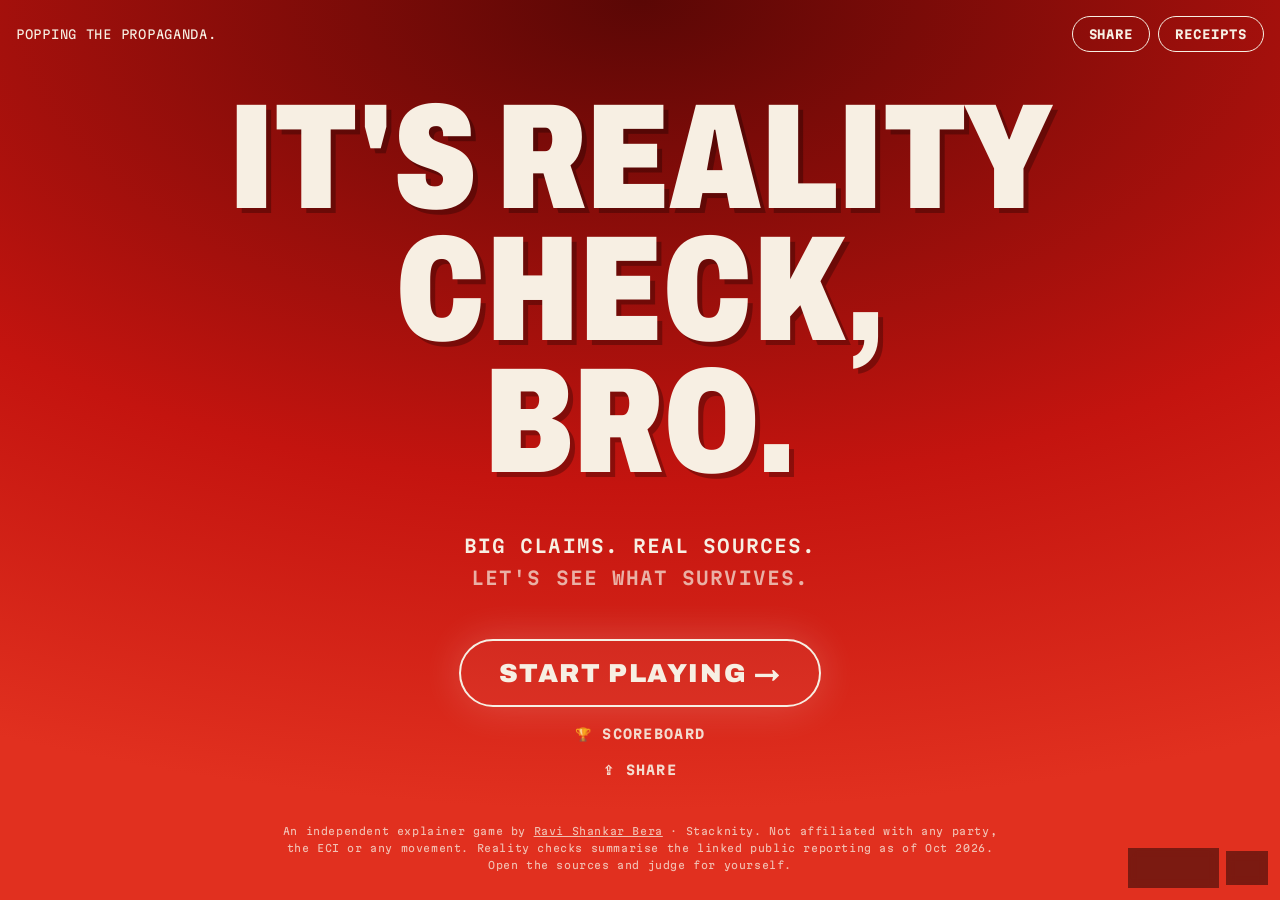
<file: index.html>
<!doctype html>
<html lang="en"><head><meta charset="utf-8">
<meta name="viewport" content="width=device-width,initial-scale=1">
<title>It's Reality Check, Bro. - a political reality-check game</title>
<meta name="description" content="It's Reality Check, Bro. A political reality-check game with 36 claims and source-backed checks. By Ravi Shankar Bera, Stacknity.">
<link rel="preconnect" href="https://fonts.googleapis.com"><link rel="preconnect" href="https://fonts.gstatic.com" crossorigin>
<link href="https://fonts.googleapis.com/css2?family=Archivo:wdth,wght@62..125,400..900&family=Martian+Mono:wght@400;600;800&family=Noto+Sans+Devanagari:wght@400;600;800&display=swap" rel="stylesheet">
<link rel="stylesheet" href="style.css"></head>
<body>
<section class="screen" id="landing">
  <header class="top"><span class="mono small">POPPING THE PROPAGANDA.</span><nav><button class="pill" data-act="share">Share</button><button class="pill" data-act="receipts">Receipts</button></nav></header>
  <div class="hero">
    <h1>IT'S REALITY CHECK,<br>BRO.</h1>
    <p class="mono sub">BIG CLAIMS. REAL SOURCES.<br><span>LET'S SEE WHAT SURVIVES.</span></p>
    <button class="btn-big" data-act="levels">START PLAYING <i>→</i></button>
    <button class="link" data-act="board">🏆 SCOREBOARD</button>
    <button class="link" data-act="share">⇪ SHARE</button>
  </div>
  <footer class="foot mono">An independent explainer game by <a href="https://ravishankarbera.github.io/RSBs-Profile/" target="_blank" rel="noopener">Ravi Shankar Bera</a> · Stacknity. Not affiliated with any party, the ECI or any movement. Reality checks summarise the linked public reporting as of Oct 2026. Open the sources and judge for yourself.</footer>
</section>

<section class="screen" id="levels" hidden>
  <header class="top"><button class="pill" data-act="home">← Home</button><nav><button class="pill" data-act="board">Scoreboard</button><button class="pill" data-act="receipts">Receipts</button></nav></header>
  <div class="wrap"><h2>Choose your level of delulu</h2>
  <p class="mono small dim">Clear a level to unlock the next one.</p>
  <label class="dev mono small"><input type="checkbox" id="dev"> Dev mode: unlock every level</label>
  <div id="levelList" class="levels"></div></div>
</section>

<section class="screen" id="intro" hidden>
  <header class="top"><button class="pill" data-act="levels">← Level select</button></header>
  <div class="wrap center"><p class="mono kicker" id="introKick"></p><h2 id="introTitle"></h2><p class="lead" id="introLead"></p>
  <ol class="steps" id="introSteps"></ol><button class="btn-big" id="introGo">GO →</button></div>
</section>

<section class="screen" id="game" hidden>
  <div class="hud"><button class="pill" data-act="levels">✕</button>
    <div><b id="hLvl"></b> <span id="hName"></span></div>
    <div class="mono">Score <b id="hScore">000000</b></div><div class="mono">Combo <b id="hCombo">x1</b></div><div class="mono"><span id="hClaims">0/0</span></div>
    <div class="meterwrap"><span class="mono small">Afwah meter</span><div class="meter"><i id="hMeter"></i></div></div></div>
  <div id="arena" class="arena"></div>
  <div id="fx"></div>
</section>

<section class="screen" id="done" hidden><div class="wrap center"><p class="mono kicker" id="doneKick"></p><h2 id="doneTitle"></h2><div id="doneStats" class="stats"></div>
  <div class="row"><button class="btn-big" id="doneNext">NEXT LEVEL →</button><button class="pill big" data-act="retry">Replay</button><button class="pill big" data-act="levels">Levels</button></div></div></section>

<section class="screen" id="final" hidden><div class="wrap center"><p class="mono kicker">ALL 4 LEVELS CLEARED</p><h2>It's Reality Check, Bro. Done.</h2>
 <p class="lead">Claims popped. Myths darted. Shields broken. Rumours contained.</p><div id="finalStats" class="stats"></div>
 <input id="nick" class="nick" maxlength="16" placeholder="Your nickname"><div class="row"><button class="btn-big" id="saveScore">POST SCORE</button><button class="pill big" data-act="receipts">Read the receipts</button><button class="pill big" data-act="share">Share</button></div></div></section>

<section class="screen" id="receipts" hidden>
  <header class="top"><button class="pill" data-act="home">← Home</button><button class="pill" data-act="levels">Play</button></header>
  <div class="wrap"><h2>The receipts</h2><p class="mono small dim">All 36 claims, each with a reality check and sources. Tap any card to open it.</p>
  <div class="tabs" id="rTabs"></div><div id="rList" class="rlist"></div>
  <p class="mono small dim note">Each check summarises the linked pages. Where the reporting is mixed, the card says so. If you spot an error, open an issue on the repo.</p></div>
</section>

<div class="ov" id="ovReality" hidden><div class="card" id="realityCard"></div></div>
<div class="ov" id="ovBoard" hidden><div class="card"><button class="x" data-act="closeBoard">✕</button><h3>Scoreboard</h3>
  <div class="tabs" id="bTabs"><button data-t="all" class="on">All time</button><button data-t="today">Today</button></div>
  <p class="mono small dim" id="bCap">Best runs saved on this device.</p><ol id="bList" class="board"></ol></div></div>
<div id="toast" class="toast"></div>
<script src="data.js"></script><script src="hi_data.js"></script><script src="extras.js"></script><script src="app.js"></script>
</body></html>
</file>
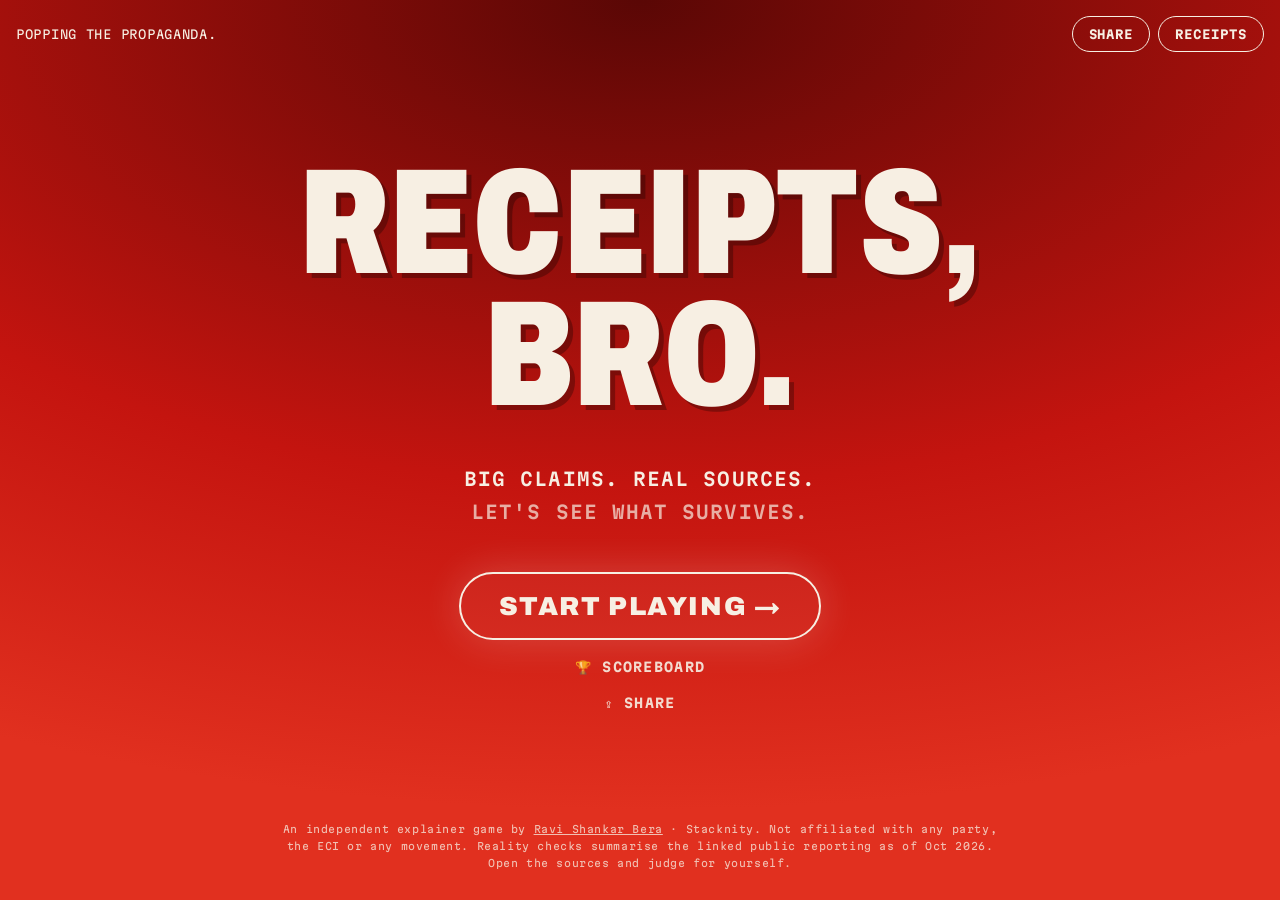
<file: 1-index.html>
<!doctype html>
<html lang="en"><head><meta charset="utf-8">
<meta name="viewport" content="width=device-width,initial-scale=1">
<title>Receipts, Bro. - a political reality-check game</title>
<meta name="description" content="Pop claims, dart myths, break shields and stop rumours. 36 political claims, each with a source-backed reality check. By Ravi Shankar Bera, Stacknity.">
<link rel="preconnect" href="https://fonts.googleapis.com"><link rel="preconnect" href="https://fonts.gstatic.com" crossorigin>
<link href="https://fonts.googleapis.com/css2?family=Archivo:wdth,wght@62..125,400..900&family=Martian+Mono:wght@400;600;800&display=swap" rel="stylesheet">
<link rel="stylesheet" href="style.css"></head>
<body>
<section class="screen" id="landing">
  <header class="top"><span class="mono small">POPPING THE PROPAGANDA.</span><nav><button class="pill" data-act="share">Share</button><button class="pill" data-act="receipts">Receipts</button></nav></header>
  <div class="hero">
    <h1>RECEIPTS,<br>BRO.</h1>
    <p class="mono sub">BIG CLAIMS. REAL SOURCES.<br><span>LET'S SEE WHAT SURVIVES.</span></p>
    <button class="btn-big" data-act="levels">START PLAYING <i>→</i></button>
    <button class="link" data-act="board">🏆 SCOREBOARD</button>
    <button class="link" data-act="share">⇪ SHARE</button>
  </div>
  <footer class="foot mono">An independent explainer game by <a href="https://ravishankarbera.github.io/RSBs-Profile/" target="_blank" rel="noopener">Ravi Shankar Bera</a> · Stacknity. Not affiliated with any party, the ECI or any movement. Reality checks summarise the linked public reporting as of Oct 2026. Open the sources and judge for yourself.</footer>
</section>

<section class="screen" id="levels" hidden>
  <header class="top"><button class="pill" data-act="home">← Home</button><nav><button class="pill" data-act="board">Scoreboard</button><button class="pill" data-act="receipts">Receipts</button></nav></header>
  <div class="wrap"><h2>Choose your level of delulu</h2>
  <p class="mono small dim">Clear a level to unlock the next one.</p>
  <label class="dev mono small"><input type="checkbox" id="dev"> Dev mode: unlock every level</label>
  <div id="levelList" class="levels"></div></div>
</section>

<section class="screen" id="intro" hidden>
  <header class="top"><button class="pill" data-act="levels">← Level select</button></header>
  <div class="wrap center"><p class="mono kicker" id="introKick"></p><h2 id="introTitle"></h2><p class="lead" id="introLead"></p>
  <ol class="steps" id="introSteps"></ol><button class="btn-big" id="introGo">GO →</button></div>
</section>

<section class="screen" id="game" hidden>
  <div class="hud"><button class="pill" data-act="levels">✕</button>
    <div><b id="hLvl"></b> <span id="hName"></span></div>
    <div class="mono">Score <b id="hScore">000000</b></div><div class="mono">Combo <b id="hCombo">x1</b></div><div class="mono"><span id="hClaims">0/0</span></div>
    <div class="meterwrap"><span class="mono small">Afwah meter</span><div class="meter"><i id="hMeter"></i></div></div></div>
  <div id="arena" class="arena"></div>
  <div id="fx"></div>
</section>

<section class="screen" id="done" hidden><div class="wrap center"><p class="mono kicker" id="doneKick"></p><h2 id="doneTitle"></h2><div id="doneStats" class="stats"></div>
  <div class="row"><button class="btn-big" id="doneNext">NEXT LEVEL →</button><button class="pill big" data-act="retry">Replay</button><button class="pill big" data-act="levels">Levels</button></div></div></section>

<section class="screen" id="final" hidden><div class="wrap center"><p class="mono kicker">ALL 4 LEVELS CLEARED</p><h2>Receipts, Bro. Done.</h2>
 <p class="lead">Claims popped. Myths darted. Shields broken. Rumours contained.</p><div id="finalStats" class="stats"></div>
 <input id="nick" class="nick" maxlength="16" placeholder="Your nickname"><div class="row"><button class="btn-big" id="saveScore">POST SCORE</button><button class="pill big" data-act="receipts">Read the receipts</button><button class="pill big" data-act="share">Share</button></div></div></section>

<section class="screen" id="receipts" hidden>
  <header class="top"><button class="pill" data-act="home">← Home</button><button class="pill" data-act="levels">Play</button></header>
  <div class="wrap"><h2>The receipts</h2><p class="mono small dim">All 36 claims, each with a reality check and sources. Tap any card to open it.</p>
  <div class="tabs" id="rTabs"></div><div id="rList" class="rlist"></div>
  <p class="mono small dim note">Each check summarises the linked pages. Where the reporting is mixed, the card says so. If you spot an error, open an issue on the repo.</p></div>
</section>

<div class="ov" id="ovReality" hidden><div class="card" id="realityCard"></div></div>
<div class="ov" id="ovBoard" hidden><div class="card"><button class="x" data-act="closeBoard">✕</button><h3>Scoreboard</h3>
  <div class="tabs" id="bTabs"><button data-t="all" class="on">All time</button><button data-t="today">Today</button></div>
  <p class="mono small dim" id="bCap">Best runs saved on this device.</p><ol id="bList" class="board"></ol></div></div>
<div id="toast" class="toast"></div>
<script src="data.js"></script><script src="app.js"></script>
</body></html>
</file>
<file: style.css>
:root{--red:#c4140f;--deep:#5a0705;--cream:#f7efe3;--ink:#1a0504;--ok:#1f9d55;--gold:#ffc83d}
*{box-sizing:border-box}html,body{margin:0}
body{font-family:'Archivo',system-ui,sans-serif;color:var(--cream);background:radial-gradient(120% 90% at 50% 0%,var(--deep),var(--red) 60%,#e1301f);min-height:100vh;background-attachment:fixed}
.mono{font-family:'Martian Mono',monospace;letter-spacing:.06em;text-transform:uppercase}.small{font-size:12px}.dim{opacity:.75}
[hidden]{display:none!important}
.screen{min-height:100vh;display:flex;flex-direction:column}
.top{display:flex;justify-content:space-between;align-items:center;padding:16px;gap:8px}.top nav{display:flex;gap:8px}
.pill{font:700 12px 'Martian Mono',monospace;letter-spacing:.08em;text-transform:uppercase;color:var(--cream);background:transparent;border:1px solid var(--cream);border-radius:99px;padding:10px 16px;cursor:pointer}
.pill:hover{background:rgba(255,255,255,.14)}.pill.big{padding:16px 22px}
.hero{flex:1;display:flex;flex-direction:column;align-items:center;justify-content:center;text-align:center;padding:24px 16px}
h1{font-weight:900;font-stretch:75%;font-size:clamp(64px,13vw,150px);line-height:.88;margin:0 0 24px;text-shadow:5px 5px 0 rgba(0,0,0,.28)}
h2{font-weight:900;font-stretch:80%;font-size:clamp(34px,6vw,64px);margin:6px 0 10px;line-height:1}
.sub{font-weight:600;font-size:clamp(13px,2.4vw,18px);line-height:1.8}.sub span{opacity:.7}
.btn-big{margin-top:26px;font:900 clamp(18px,3vw,26px) 'Archivo',sans-serif;letter-spacing:.06em;color:var(--cream);background:rgba(255,255,255,.04);border:2px solid var(--cream);border-radius:99px;padding:18px 38px;cursor:pointer;box-shadow:0 0 40px rgba(255,255,255,.18)}
.btn-big:hover{background:rgba(255,255,255,.16)}
.link{margin-top:18px;background:none;border:0;color:var(--cream);font:700 13px 'Martian Mono',monospace;letter-spacing:.1em;cursor:pointer;opacity:.9}
.foot{padding:20px 16px 28px;max-width:760px;margin:0 auto;text-align:center;font-size:10px;line-height:1.7;opacity:.75;text-transform:none}.foot a{color:var(--cream)}
.wrap{width:100%;max-width:880px;margin:0 auto;padding:10px 16px 60px}.center{text-align:center;display:flex;flex-direction:column;align-items:center;justify-content:center;flex:1}
.kicker{opacity:.8;font-size:12px}.lead{font-size:20px;max-width:560px}
.dev{display:block;margin:12px 0}
.levels{display:grid;gap:14px;margin-top:14px}
.lv{display:flex;gap:16px;align-items:center;text-align:left;background:rgba(0,0,0,.22);border:1px solid rgba(255,255,255,.35);border-radius:20px;padding:18px;cursor:pointer;color:var(--cream);font-family:inherit}
.lv:hover:not(.lock){background:rgba(0,0,0,.32)}.lv.lock{opacity:.45;cursor:not-allowed}
.lv .n{font:900 42px 'Archivo';min-width:56px}.lv b{font-size:24px;display:block;font-weight:900}.lv span{font-size:14px;opacity:.85}.lv .mono{font-size:11px;opacity:.7}.lv .best{margin-left:auto;text-align:right}
.steps{text-align:left;max-width:460px;line-height:1.9;font-size:18px;padding-left:22px}
.hud{display:flex;flex-wrap:wrap;gap:8px 20px;align-items:center;padding:10px 14px;background:rgba(0,0,0,.28);font-size:13px}
.hud .meterwrap{margin-left:auto;display:flex;gap:8px;align-items:center}.meter{width:140px;height:10px;border-radius:9px;background:rgba(255,255,255,.2);overflow:hidden}.meter i{display:block;height:100%;width:0;background:var(--gold);transition:width .2s}
.arena{position:relative;flex:1;min-height:calc(100vh - 56px);overflow:hidden;touch-action:manipulation;user-select:none}
.balloon{position:absolute;width:150px;min-height:170px;border-radius:50% 50% 46% 46%;display:flex;align-items:center;justify-content:center;text-align:center;padding:22px 16px 30px;font-weight:800;font-size:14px;line-height:1.2;cursor:pointer;color:#fff;background:radial-gradient(circle at 32% 28%,#ff8a73,#d41d14 60%,#8d0b08);box-shadow:inset -6px -10px 18px rgba(0,0,0,.25),0 8px 22px rgba(0,0,0,.25)}
.balloon::after{content:"";position:absolute;bottom:-26px;left:50%;width:2px;height:30px;background:rgba(255,255,255,.7)}
.balloon.fact{background:radial-gradient(circle at 32% 28%,#f8f1e5,#d6c9b3 65%,#a89677);color:#2b1a12}
.balloon .tag,.tgt .tag{position:absolute;top:8px;font:700 9px 'Martian Mono';letter-spacing:.1em;opacity:.85}
.tgt{position:absolute;width:190px;height:190px;border-radius:50%;display:flex;align-items:center;justify-content:center;text-align:center;padding:34px;font-weight:800;font-size:14px;line-height:1.2;cursor:crosshair;color:#fff;background:repeating-radial-gradient(circle,#d41d14 0 16px,#fff 16px 22px);box-shadow:0 8px 22px rgba(0,0,0,.3)}
.tgt span{background:rgba(120,6,4,.9);padding:8px 10px;border-radius:10px}
.tgt.fact{background:repeating-radial-gradient(circle,#2b7a52 0 16px,#f7efe3 16px 22px)}.tgt.fact span{background:rgba(14,60,36,.92)}
.dart{position:absolute;width:6px;height:34px;background:linear-gradient(#fff,#ffc83d);border-radius:3px;transform-origin:50% 100%;z-index:5}
.boss{display:grid;grid-template-columns:repeat(auto-fit,minmax(170px,1fr));gap:12px;padding:16px;max-width:1000px;margin:0 auto}
.bosshead{text-align:center;padding:18px 0 0}.bosshead .face{font-size:70px}.hp{width:min(420px,80%);height:14px;margin:8px auto;background:rgba(255,255,255,.2);border-radius:9px;overflow:hidden}.hp i{display:block;height:100%;width:100%;background:var(--gold);transition:width .3s}
.shield{background:rgba(0,0,0,.3);border:2px solid var(--cream);border-radius:16px;padding:16px;font-weight:800;font-size:15px;line-height:1.25;color:var(--cream);cursor:pointer;min-height:110px;font-family:inherit;transition:.2s}
.shield:hover{transform:translateY(-3px);background:rgba(255,255,255,.14)}.shield.broke{opacity:.35;text-decoration:line-through;pointer-events:none}
.net{position:relative;width:100%;max-width:920px;margin:0 auto;padding:12px}
.nodes{height:150px;position:relative}.nodes i{position:absolute;width:20px;height:20px;border-radius:50%;background:rgba(255,255,255,.55);transition:background .3s,transform .3s}.nodes i.hot{background:#000;transform:scale(1.5)}
.rumour{margin:0 auto;max-width:700px;background:rgba(0,0,0,.35);border:2px solid var(--cream);border-radius:20px;padding:20px;text-align:center}
.rumour h3{margin:4px 0 14px;font-size:26px;font-weight:900}.opts{display:grid;gap:10px}
.opt{font:700 15px/1.3 'Archivo';color:var(--cream);background:rgba(255,255,255,.08);border:1px solid rgba(255,255,255,.6);border-radius:14px;padding:14px;cursor:pointer;text-align:left}.opt:hover{background:rgba(255,255,255,.2)}
.ov{position:fixed;inset:0;background:rgba(20,2,1,.78);display:flex;align-items:center;justify-content:center;padding:14px;z-index:20}
.card{background:var(--cream);color:var(--ink);border-radius:24px;max-width:640px;width:100%;max-height:92vh;overflow:auto;padding:26px;position:relative}
.card h3{font-size:30px;font-weight:900;margin:2px 0 6px;font-stretch:85%}.card .x{position:absolute;right:14px;top:12px;border:0;background:none;font-size:20px;cursor:pointer}
.chip{display:inline-block;font:800 10px 'Martian Mono';letter-spacing:.1em;text-transform:uppercase;padding:5px 10px;border-radius:99px;background:var(--red);color:#fff}
.lab{font:700 10px 'Martian Mono';letter-spacing:.12em;text-transform:uppercase;opacity:.6;margin:16px 0 4px}
.claimq{font-size:20px;font-weight:800}.card p{line-height:1.5;margin:8px 0}.card .who{font-size:13px;opacity:.7}
.srcs{display:flex;flex-direction:column;gap:6px;margin:6px 0 16px}.srcs a{color:var(--red);font-weight:700;font-size:14px;text-decoration:none}.srcs a:hover{text-decoration:underline}
.card .go{font:900 16px 'Archivo';color:#fff;background:var(--red);border:0;border-radius:99px;padding:14px 26px;cursor:pointer}
.stats{display:flex;gap:14px;flex-wrap:wrap;justify-content:center;margin:18px 0}.stats div{background:rgba(0,0,0,.25);border-radius:14px;padding:12px 18px;min-width:100px}.stats b{display:block;font-size:26px}
.row{display:flex;gap:10px;flex-wrap:wrap;justify-content:center;align-items:center}.nick{margin-top:10px;font:700 16px 'Martian Mono';padding:12px 16px;border-radius:12px;border:0;text-align:center}
.tabs{display:flex;gap:8px;flex-wrap:wrap;margin:10px 0}.tabs button{font:700 11px 'Martian Mono';text-transform:uppercase;border:1px solid var(--cream);background:transparent;color:var(--cream);border-radius:99px;padding:8px 14px;cursor:pointer}.tabs button.on{background:var(--cream);color:var(--red)}
.card .tabs button{border-color:var(--red);color:var(--red)}.card .tabs button.on{background:var(--red);color:#fff}
.board{padding-left:22px;line-height:2}.board li span{float:right;font-weight:800}
.rlist details{background:rgba(0,0,0,.22);border-radius:16px;margin:10px 0;padding:14px 16px}.rlist summary{cursor:pointer;font-weight:800;font-size:17px}.rlist .chip{margin-right:8px}
.rlist .srcs a{color:var(--gold)}.rlist p{margin:8px 0}.note{margin-top:30px}
.toast{position:fixed;left:50%;bottom:28px;transform:translate(-50%,20px);background:var(--ink);color:var(--cream);padding:12px 18px;border-radius:99px;font:700 13px 'Martian Mono';opacity:0;pointer-events:none;transition:.25s;z-index:40}.toast.on{opacity:1;transform:translate(-50%,0)}
#fx{position:fixed;inset:0;pointer-events:none;z-index:30}.ft{position:absolute;font:900 22px 'Archivo';color:var(--gold);animation:fl 1s forwards}.ft.neg{color:#fff;background:#000;padding:2px 8px;border-radius:8px}
@keyframes fl{to{transform:translateY(-70px);opacity:0}}
@media(max-width:560px){.balloon{width:128px;min-height:150px;font-size:12px}.tgt{width:150px;height:150px;padding:26px;font-size:12px}.hud .meterwrap{margin-left:0}}

/* language + sound controls */
#ctl{position:fixed;right:12px;bottom:12px;z-index:50;display:flex;gap:8px;align-items:center}
#ctl button{font:700 12px 'Martian Mono',monospace;letter-spacing:.06em;color:var(--cream);background:rgba(0,0,0,.45);border:1px solid var(--cream);border-radius:99px;padding:8px 12px;cursor:pointer;display:flex;gap:2px;align-items:center;backdrop-filter:blur(4px)}
#ctl #langBtn span{padding:3px 8px;border-radius:99px;opacity:.7;font-family:'Noto Sans Devanagari','Martian Mono',sans-serif}
#ctl #langBtn span.on{background:var(--cream);color:var(--ink);opacity:1}
html.hi body,html.hi .btn-big,html.hi .opt,html.hi .shield,html.hi .lv,html.hi .pill,html.hi .link,html.hi .mono,html.hi .chip,html.hi .tabs button{font-family:'Archivo','Noto Sans Devanagari',system-ui,sans-serif}
html.hi .mono,html.hi .pill,html.hi .chip,html.hi .link{text-transform:none;letter-spacing:.02em}
html.hi .kicker,html.hi .foot{text-transform:none}
</file>
